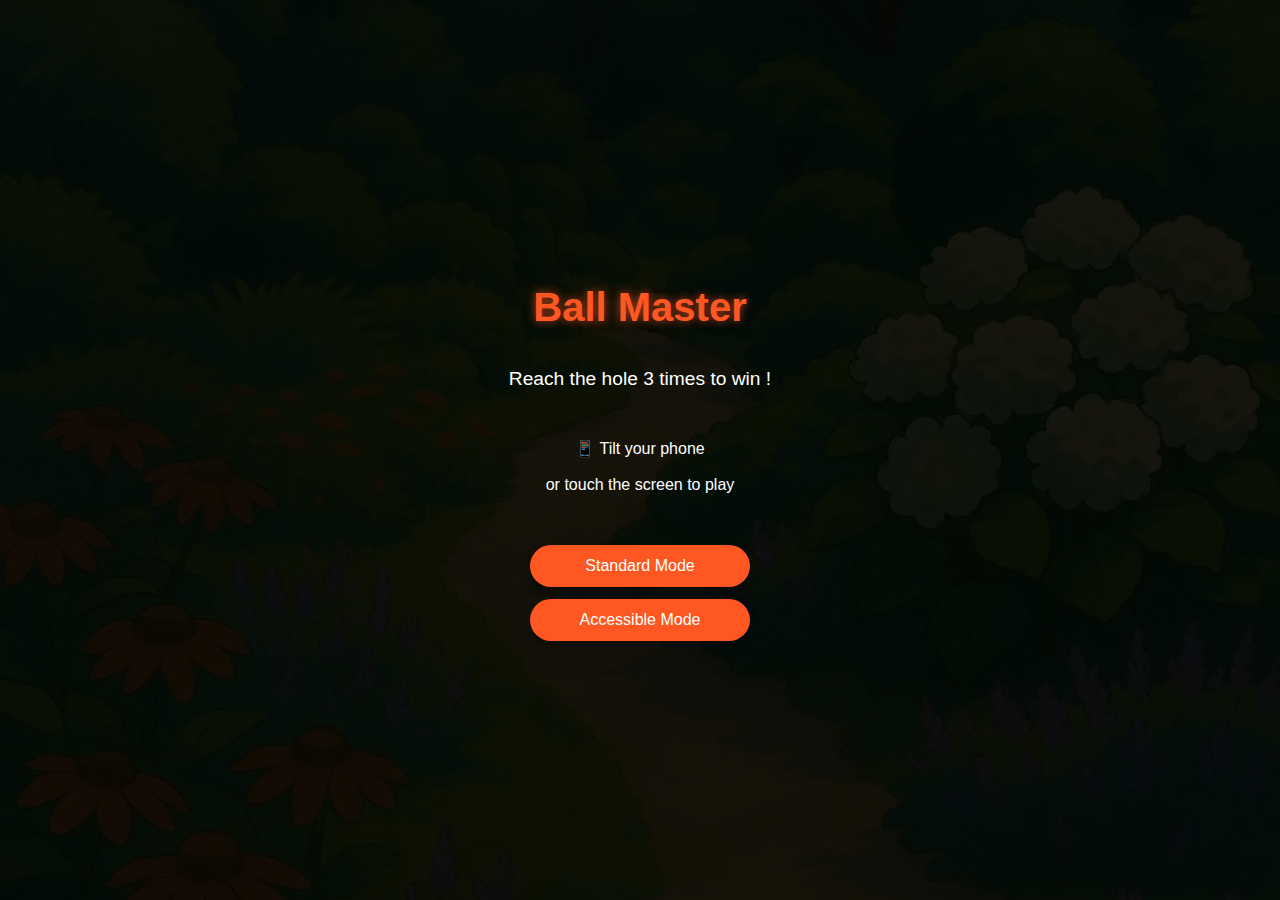
<file: accueil.html>
<!DOCTYPE html>
<html lang="en">

<head>
  <meta charset="UTF-8">
  <meta name="viewport" content="width=device-width, initial-scale=1.0, user-scalable=no">
  <meta name="description" content="Jeu Ball Master - Atteignez le trou noir 3 fois pour gagner !">
  <meta name="theme-color" content="#FF5722">
  <title>Ball Master</title>

  <!-- Preload de l'image -->
  <link rel="preload" href="/img/fond_11zon.webp" as="image" type="image/webp">

  <!-- Feuille de style -->
  <link rel="stylesheet" href="style/styleaccueil.css">

  <!-- PWA manifest -->
  <link rel="manifest" href="manifest.json">
  <link rel="apple-touch-icon" sizes="192x192" href="img/icons/favicon-192x192.png">
  <link rel="icon" type="image/png" sizes="192x192" href="img/icons/favicon-192x192.png">
</head>

<body>
  <main id="startScreen" role="main" aria-label="Écran de démarrage du jeu Ball Master">
    <h1 id="gameTitle">Ball Master</h1>
    <p id="gameSubtitle">Reach the hole 3 times to win !</p>

    <div class="control-info">
      <p>📱 Tilt your phone<br><br>or touch the screen to play</p>
    </div>

    <div class="btn-container">
      <button class="game-btn normal-btn" onclick="location.assign('jeu.html')" aria-label="Lancer le mode standard">
        Standard Mode
      </button>

      <button class="game-btn accessibility-btn" onclick="location.assign('jeu1.html')" aria-label="Lancer le mode accessible">
        Accessible Mode 
      </button>
    </div>
  </main>

  <!-- Enregistrement du Service Worker -->
  <script>
    if ('serviceWorker' in navigator) {
      navigator.serviceWorker.register('sw.js')
        .then(() => console.log('Service Worker enregistré avec succès'))
        .catch(err => console.error('Erreur d’enregistrement du Service Worker :', err));
    }
  </script>
</body>

</html>
</file>
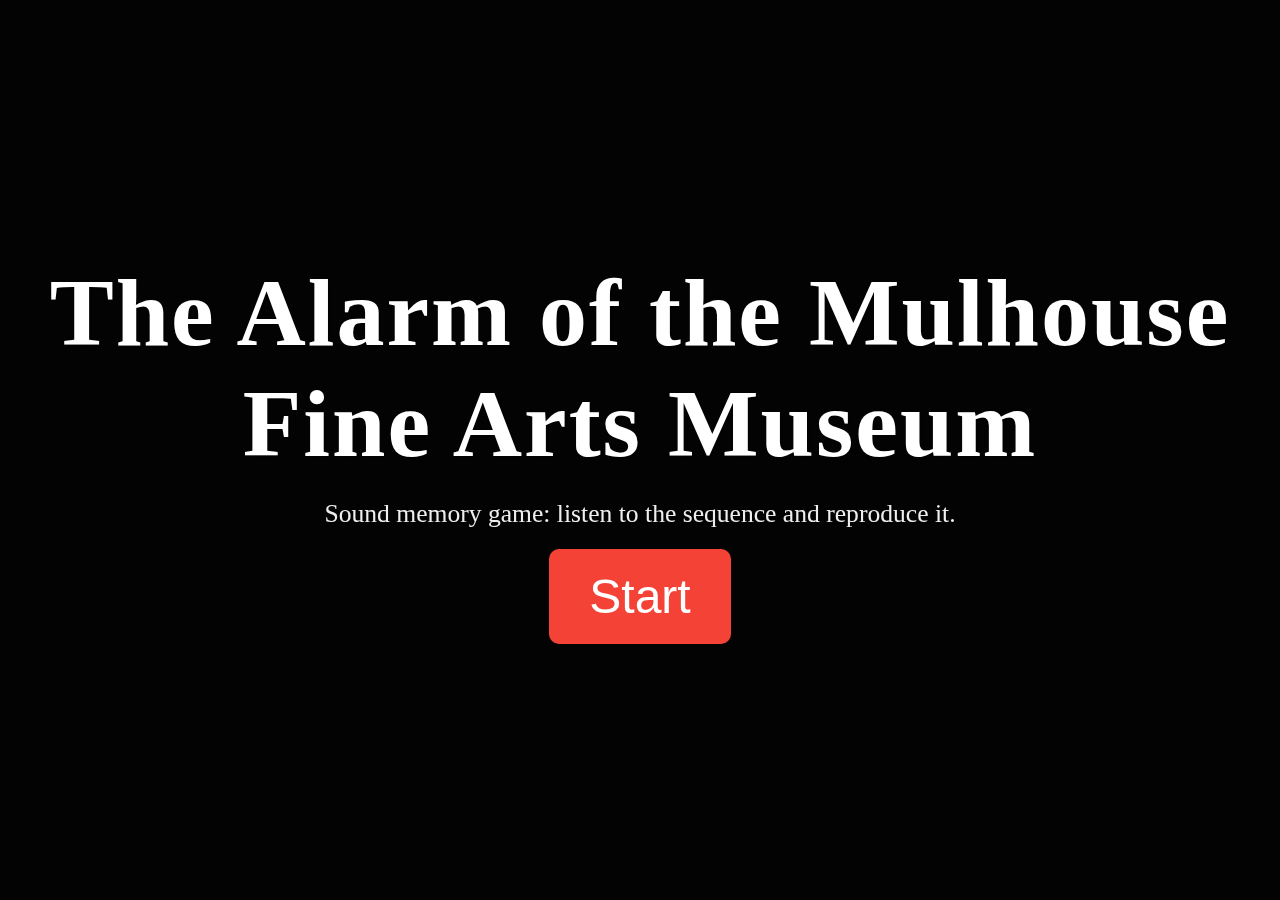
<file: blindModePage.html>
<!DOCTYPE html>
<html lang="en">

<head>
    <meta charset="UTF-8">
    <meta name="viewport" content="width=device-width, initial-scale=1.0">
    <title>The Alarm of the Mulhouse Fine Arts Museum</title>

    <!-- Google Fonts -->
    <link rel="preconnect" href="https://fonts.googleapis.com">
    <link rel="preconnect" href="https://fonts.gstatic.com" crossorigin>
    <link href="https://fonts.googleapis.com/css2?family=Jersey+10&display=swap" rel="stylesheet">

    <!-- Styles -->
    <link rel="stylesheet" href="style/blindmode.css">

    <!-- Manifest PWA -->
    <link rel="manifest" href="manifest.json">
    <meta name="theme-color" content="#4CAF50">
    <meta name="description" content="Sound memory game: listen and reproduce the melody.">

    <!-- PWA Icons -->
    <link rel="icon" href="img/icons/favicon-192x192.png">
    <link rel="apple-touch-icon" href="img/icons/favicon-192x192.png">
    <meta name="apple-mobile-web-app-capable" content="yes">
    <meta name="apple-mobile-web-app-status-bar-style" content="black-translucent">
</head>

<body>
    <div id="startScreen">
        <h1>The Alarm of the Mulhouse Fine Arts Museum</h1>
        <div id="instructions">Sound memory game: listen to the sequence and reproduce it.</div>
        <button id="startBtn">Start</button>
    </div>

    <div id="gameContainer">
        <div id="gameInfo">
            <div>Level: <span id="levelDisplay">1</span></div>
            <div>Score: <span id="scoreDisplay">0</span></div>
        </div>
        <div class="button-container">
            <div id="yellowBtn" class="button" aria-label="Trumpet">Trumpet</div>
            <div id="redBtn" class="button" aria-label="Guitar">Guitar</div>
            <div id="blueBtn" class="button" aria-label="Piano">Piano</div>
            <div id="greenBtn" class="button" aria-label="Accordion">Accordion</div>
        </div>
    </div>

    <div id="winPopup" class="popup">
        <div class="popup-content">
            <h2>Congratulations!</h2>
            <p>You completed the levels with a score of <span id="finalScore">0</span>!</p>
            <button id="continueBtn">Continue to painting room</button>
        </div>
    </div>

    <div id="losePopup" class="popup">
        <div class="popup-content">
            <h2>Too bad!</h2>
            <p>You made a mistake. Score: <span id="loseScore">0</span></p>
            <button id="retryBtn">Retry</button>
        </div>
    </div>

    <!-- Audio -->
    <audio id="yellowSound" src="son/Séquence 02.mp3" preload="auto"></audio>
    <audio id="redSound" src="son/Séquence 03.mp3" preload="auto"></audio>
    <audio id="blueSound" src="son/piano.mp3" preload="auto"></audio>
    <audio id="greenSound" src="son/Séquence 01.mp3" preload="auto"></audio>

    <audio id="correctSound" src="son/victory.mp3" preload="auto"></audio>

    <script src="script/blindmode.js"></script>
    <script>
        if ('serviceWorker' in navigator) {
            window.addEventListener('load', () => {
                navigator.serviceWorker.register('./sw.js')
                    .then(reg => console.log("✅ Service Worker enregistré", reg))
                    .catch(err => console.error("❌ Erreur Service Worker", err));
            });
        }
    </script>
</body>

</html>
</file>
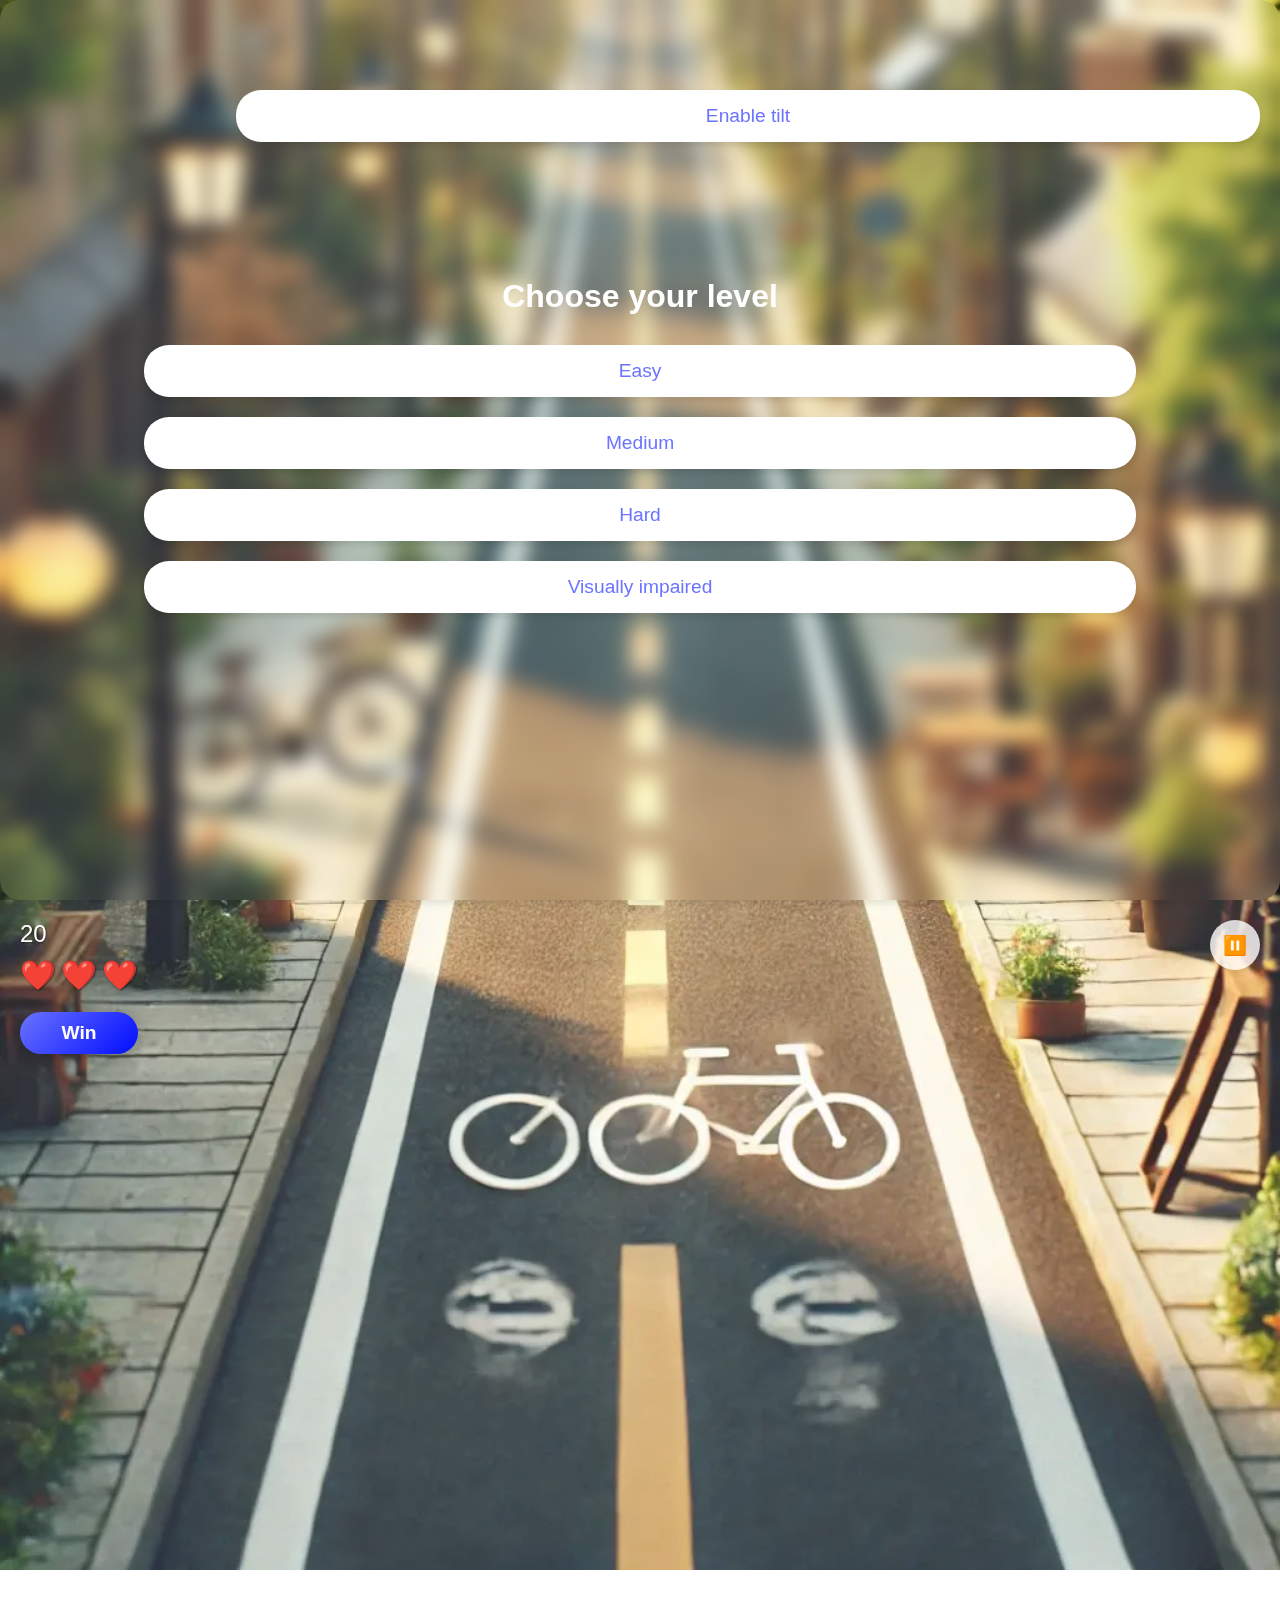
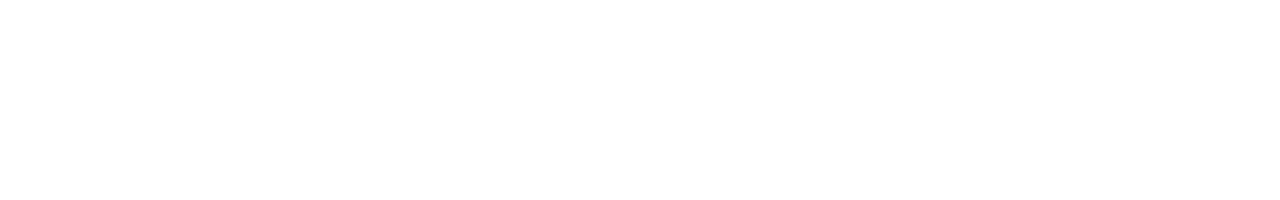
<file: erkanindex.html>
<!DOCTYPE html>
<html lang="fr">

<head>
    <meta charset="UTF-8">
    <meta name="viewport" content="width=device-width, initial-scale=1.0, user-scalable=no">
    <title>Jeu Cycliste</title>
    <link rel="stylesheet" href="style/erkanindex.css">
    <link href="https://fonts.googleapis.com/css2?family=Montserrat:wght@400;600&display=swap" rel="stylesheet">

    <!-- Manifest PWA -->
    <link rel="manifest" href="manifest.json">
    <meta name="theme-color" content="#4CAF50">
    <meta name="description" content="Un jeu cycliste avec différents niveaux de difficulté, y compris un mode pour les malvoyants.">

    <!-- Icônes -->
    <link rel="icon" href="img/icons/favicon-192x192.png">
    <link rel="apple-touch-icon" href="img/icons/favicon-192x192.png">
    <meta name="apple-mobile-web-app-capable" content="yes">
    <meta name="apple-mobile-web-app-status-bar-style" content="black-translucent">

    <!-- Préchargement des images -->
    <link rel="preload" href="img/image-jeu.webp" as="image" type="image/webp">

    <!-- Service Worker -->
    <script>
        if ('serviceWorker' in navigator) {
            navigator.serviceWorker.register('/sw.js')
                .then(reg => console.log('✅ Service Worker enregistré'))
                .catch(err => console.error('❌ Erreur Service Worker', err));
        }
    </script>
</head>

<style>
    * {
        margin: 0;
        padding: 0;
        box-sizing: border-box;
        font-family: 'Montserrat', sans-serif;
        -webkit-tap-highlight-color: transparent;
    }

    body {
        background: url(img/image-jeu.webp) no-repeat center center fixed;
        background-size: cover;
        color: white;
        display: flex;
        justify-content: center;
        align-items: center;
        height: 100vh;
        margin: 0;
        overflow: hidden;
        touch-action: none;
    }
</style>

<body>
    <div id="container">
        <!-- Dans le menu à gauche -->
        <div id="levelSelection">
            <h2>Choose your level</h2>
            <button onclick="startGame('easy')">Easy</button>
            <button onclick="startGame('medium')">Medium</button>
            <button onclick="startGame('hard')">Hard</button>
            <button onclick="startGame('blind')">Visually impaired</button>
            <button id="tiltButton" onclick="toggleTiltControls()">Enable tilt</button>
        </div>

        <!-- Zone de jeu à droite -->
        <div id="gameArea">
            <canvas id="previewCanvas"></canvas>
            <canvas id="gameCanvas"></canvas>

            <!-- UI du jeu -->
            <div class="game-ui">
                <div class="timer" id="timerDisplay">20</div>
                <div class="hearts-container" id="heartsDisplay">
                    <span class="heart">❤️</span>
                    <span class="heart">❤️</span>
                    <span class="heart">❤️</span>
                </div>
                <a href="Victoire.html" class="cheatButton">Win</a>
            </div>

            <button id="pauseButton" onclick="togglePause()">⏸️</button>

            <!-- Menu pause -->
            <div id="pauseMenu">
                <h2>Pause</h2>
                <button onclick="restartGame()">Restart</button>
                <button onclick="showMainMenu()">Menu</button>
                <button onclick="togglePause()">Continue</button>
            </div>

            <!-- Écrans de fin -->
            <div id="gameOverScreen" class="end-screen">
                <h1>Game over !</h1>
                <button onclick="restartGame()">Retry</button>
            </div>

            <div id="winScreen" class="end-screen">
                <h1>Gagné ! 🎉</h1>
                <button onclick="restartGame()">Restart</button>
            </div>
        </div>
    </div>

    <!-- Lien vers le fichier JavaScript -->
    <script src="script/erkanscript.js"></script>
</body>

</html>
</file>
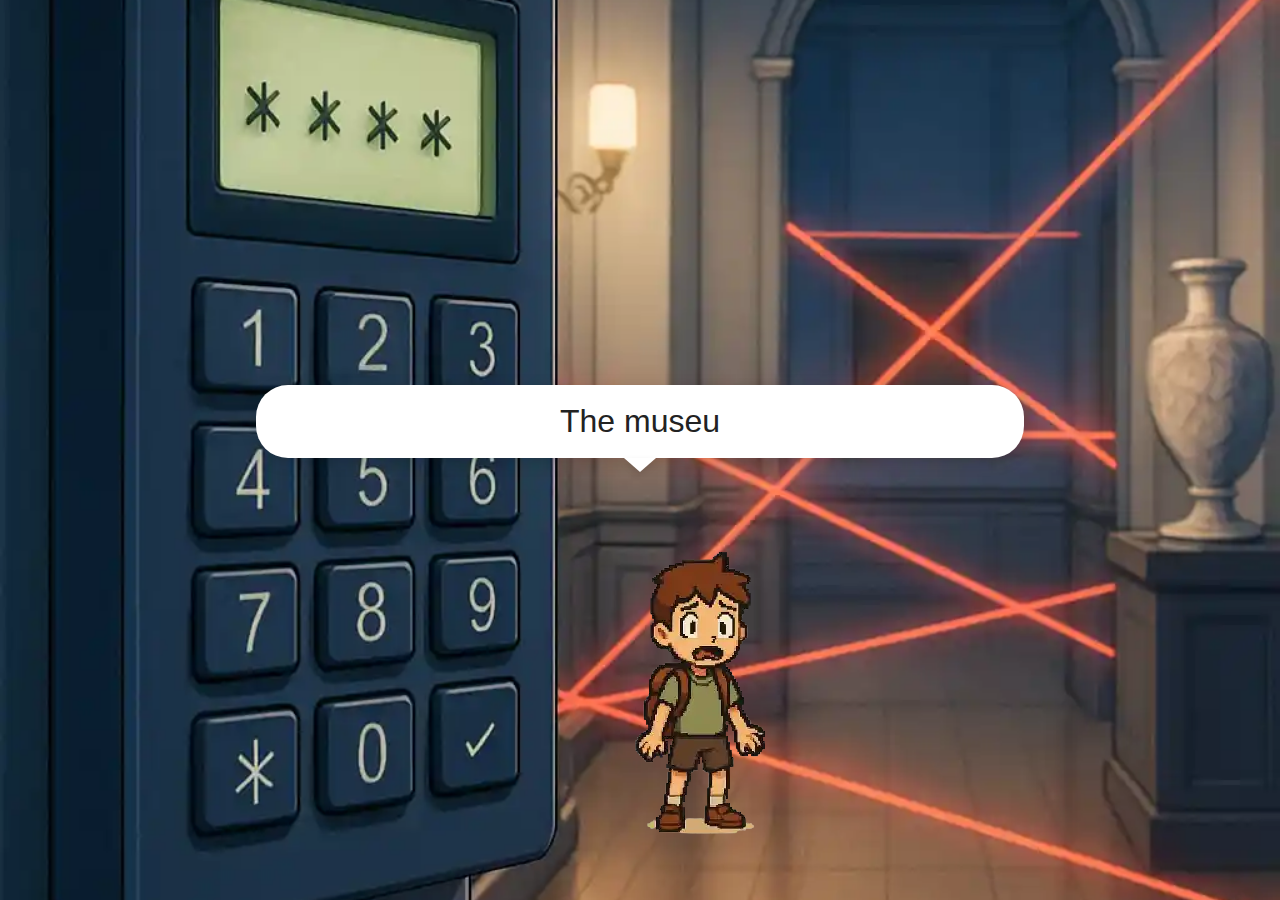
<file: game3.html>
<!DOCTYPE html>
<html lang="fr">

<head>
    <meta charset="UTF-8">
    <meta name="viewport" content="width=device-width, initial-scale=1.0">
    <title>Aventure au Musée</title>

    <!-- Google Fonts -->
    <link rel="preconnect" href="https://fonts.googleapis.com">
    <link rel="preconnect" href="https://fonts.gstatic.com" crossorigin>
    <link href="https://fonts.googleapis.com/css2?family=Jersey+10&display=swap" rel="stylesheet">

    <!-- Feuille de style -->
    <link rel="stylesheet" href="style/game3.css">

    <!-- PWA -->
    <link rel="manifest" href="manifest.json">
    <meta name="theme-color" content="#000000">
    <meta name="description" content="Jeu d'aventure dans un musée avec sélection de mode.">

    <!-- Icônes -->
    <link rel="icon" href="img/icons/favicon-192x192.png">
    <link rel="apple-touch-icon" href="img/icons/favicon-192x192.png">
    <meta name="apple-mobile-web-app-capable" content="yes">
    <meta name="apple-mobile-web-app-status-bar-style" content="black-translucent">

    <!-- Service Worker -->
    <script>
        if ('serviceWorker' in navigator) {
            navigator.serviceWorker.register('/sw.js')
                .then(reg => console.log('✅ Service Worker enregistré'))
                .catch(err => console.error('❌ Erreur Service Worker', err));
        }
    </script>
</head>

<body>
    <div class="app-container">
        <!-- Image de fond -->
        <div class="background-image"></div>

        <!-- Personnage et bulle de dialogue -->
        <div class="character-container" id="characterContainer">
            <div class="speech-bubble" id="speechBubble"></div>
            <img src="img/personnage-peur_11zon.webp" alt="Personnage" class="character-img" id="characterImg">
        </div>

        <!-- Ecran de choix des modes -->
        <div class="mode-selection" id="modeSelection">
            <h1>Choose Your Mode</h1>
            <button class="mode-btn" id="standardModeBtn">Standard Mode</button>
            <p class="mode-description">Normal difficulty</p>
            <button class="mode-btn" id="accessibleModeBtn">Blind Mode</button>
            <p class="mode-description">Adapted interface</p>
        </div>
    </div>

    <script src="script/game3.js"></script>
</body>

</html>
</file>
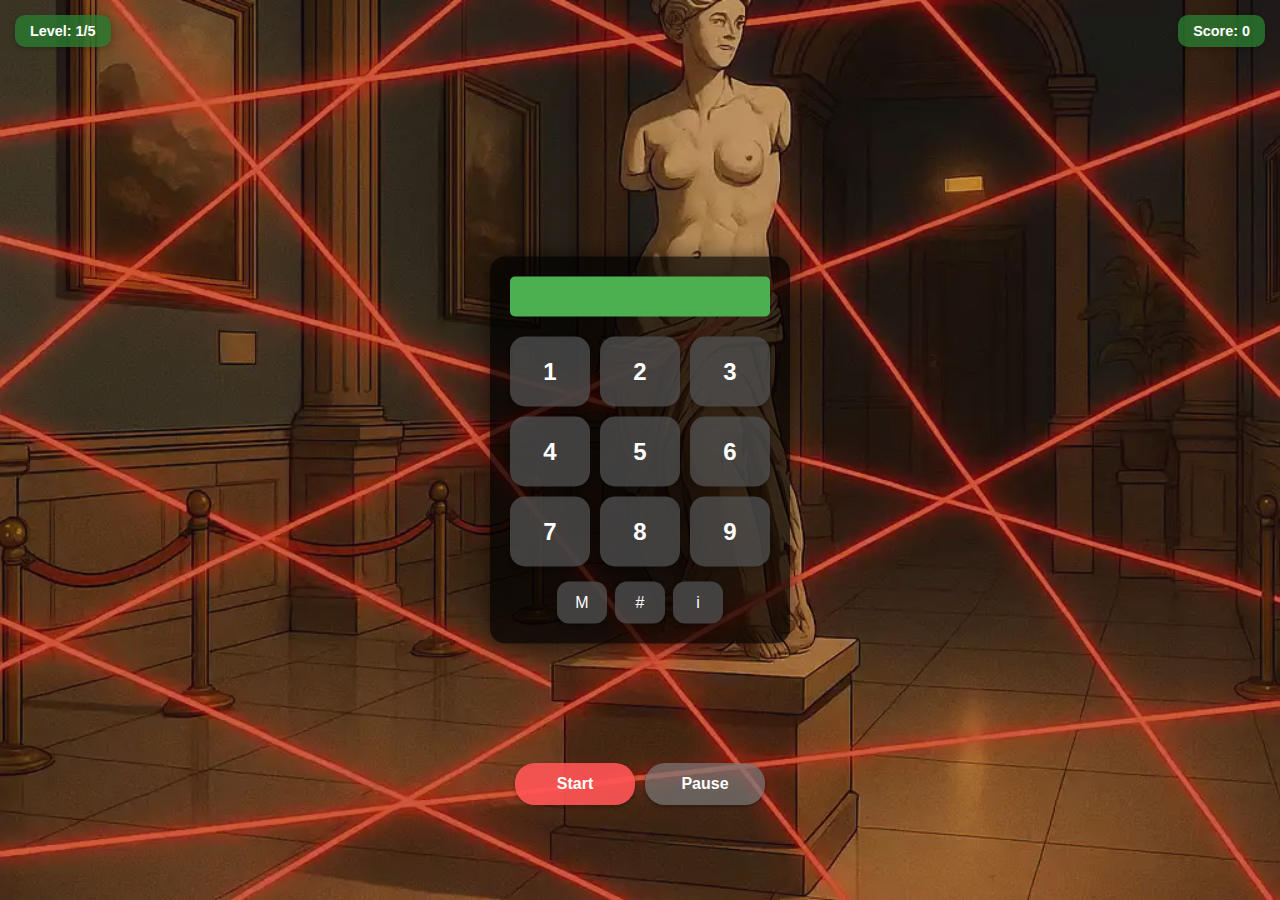
<file: standardmode.html>
<!DOCTYPE html>
<html lang="en">
<head>
    <meta charset="UTF-8">
    <meta name="viewport" content="width=device-width, initial-scale=1.0">
    <title>Memory Reactor - Special Edition</title>
    <link rel="stylesheet" href="style/standardmode.css">
    
</head>
<body>
    <div class="background-image"></div>

    <div class="header">
        <div class="level-display">Level: <span id="level">1</span>/5</div>
        <div class="score-display">Score: <span id="score">0</span></div>
    </div>

    <div class="controls">
        <button class="control-btn" id="startBtn">Start</button>
        <button class="control-btn" id="pauseBtn" disabled>Pause</button>
    </div>

    <div class="game-container">
        <div id="code-bar"></div> <!-- Green bar to display the code -->

        <div class="grid-container" id="grid">
            <div class="grid-cell" id="btn1">1</div>
            <div class="grid-cell" id="btn2">2</div>
            <div class="grid-cell" id="btn3">3</div>
            <div class="grid-cell" id="btn4">4</div>
            <div class="grid-cell" id="btn5">5</div>
            <div class="grid-cell" id="btn6">6</div>
            <div class="grid-cell" id="btn7">7</div>
            <div class="grid-cell" id="btn8">8</div>
            <div class="grid-cell" id="btn9">9</div>
        </div>

        <div class="special-buttons">
            <button class="special-btn" id="btnM">M</button>
            <button class="special-btn" id="btnHash">#</button>
            <button class="special-btn" id="btnI">i</button>
        </div>
    </div>

    <!-- Game Over (Lost) Popup -->
    <div class="game-over game-over-lost" id="gameOverLost">
        <div class="game-over-content">
            <h2>Lost, you triggered the alarm!</h2>
            <p>Score: <span id="finalScoreLost">0</span></p>
            <button class="control-btn" id="playAgainBtn" style="margin-top: 20px;">Restart the game</button> <!-- Restart button -->
        </div>
    </div>

    <!-- Game Over (Win) Popup -->
    <div class="game-over game-over-win" id="gameOverWin">
        <div class="game-over-content">
            <h2>Congratulations, you have disabled the alarm!</h2>
            <p>Score: <span id="finalScoreWin">0</span></p>
            <button class="control-btn" id="goToPaintingRoomBtn" style="margin-top: 20px;">Go to the painting room</button> <!-- Go to painting room button -->
        </div>
    </div>

  <script src="script/standardmode.js"></script>
    
</body>
</html>
</file>
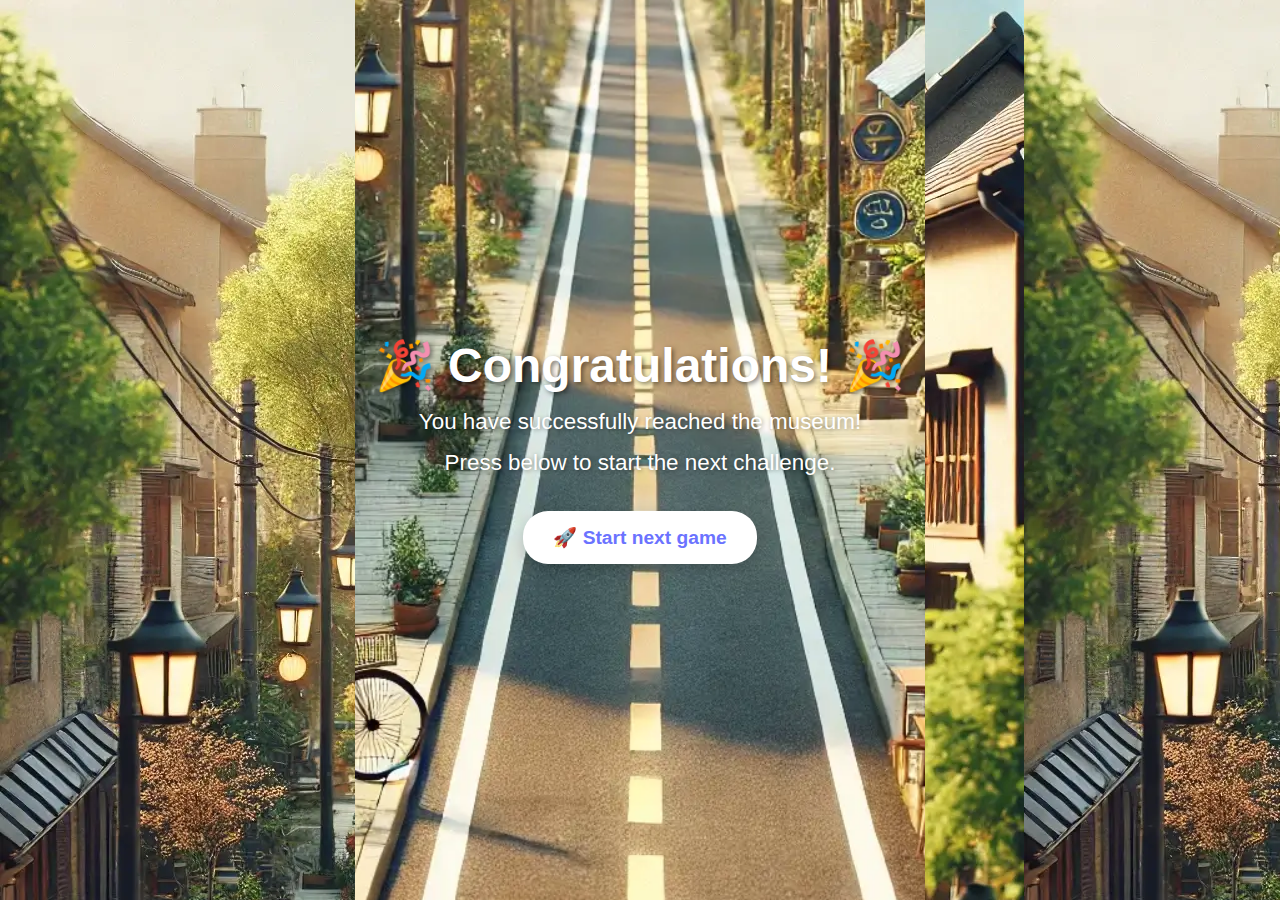
<file: Victoire.html>
<!DOCTYPE html>
<html lang="fr">
<head>
  <meta charset="UTF-8">
  <meta name="viewport" content="width=device-width, initial-scale=1.0">
  <title>Win !</title>
  <link rel="stylesheet" href="style/erkanindex.css">

  <!-- Manifest PWA -->
  <link rel="manifest" href="manifest.json">
  <meta name="theme-color" content="#4CAF50">
  <meta name="description" content="Écran de victoire du jeu cycliste. En route vers le musée !">

  <!-- Icônes -->
  <link rel="icon" href="img/icons/favicon-192x192.png">
  <link rel="apple-touch-icon" href="img/icons/favicon-192x192.png">
  <meta name="apple-mobile-web-app-capable" content="yes">
  <meta name="apple-mobile-web-app-status-bar-style" content="black-translucent">

  <!-- Service Worker -->
 
</head>

<body>
  <div id="winContainer">
    <h1>🎉 Congratulations! 🎉</h1>
    <p>You have successfully reached the museum!</p>
    <p>Press below to start the next challenge.</p>
    <a href="musee.html" id="nextGameLink">🚀 Start next game</a>
  </div> <script>
    if ('serviceWorker' in navigator) {
      navigator.serviceWorker.register('/sw.js')
        .then(reg => console.log('✅ Service Worker enregistré'))
        .catch(err => console.error('❌ Erreur Service Worker', err));
    }
  </script>
</body>
</html>
</file>
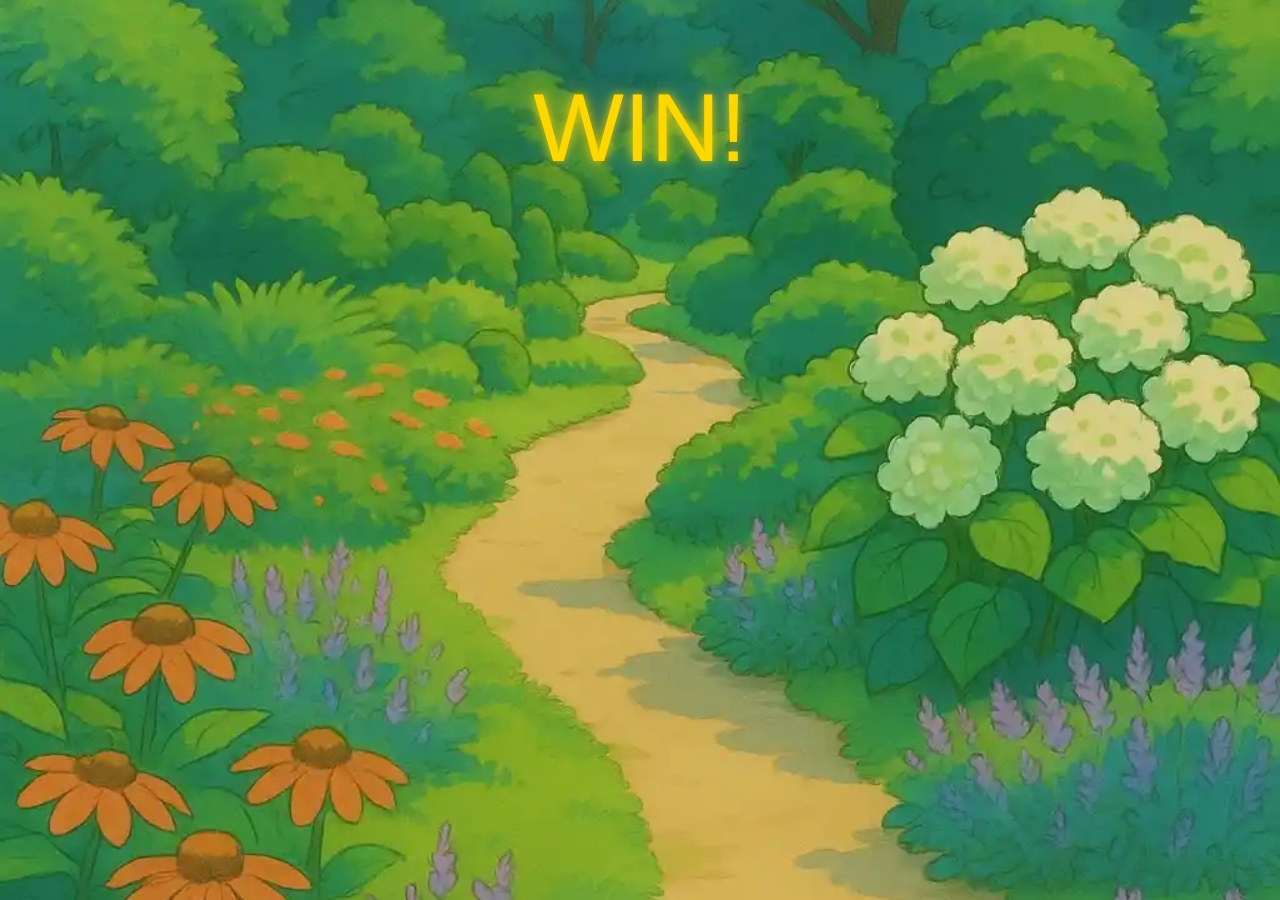
<file: win.html>
<!DOCTYPE html>
<html lang="en">

<head>
  <meta charset="UTF-8" />
  <meta name="viewport" content="width=device-width, initial-scale=1.0, maximum-scale=1.0, user-scalable=no" />
  <title>Victoire !</title>

  <!-- Manifest PWA -->
  <link rel="manifest" href="manifest.json" />
  <meta name="theme-color" content="#FF5722" />
  <meta name="description" content="Victory page of the Ball Trap Game. Congrats to the player !" />

  <!-- Icônes -->
  <link rel="icon" href="img/icons/favicon-192x192.png" />
  <link rel="apple-touch-icon" href="img/icons/favicon-192x192.png" />
  <meta name="apple-mobile-web-app-capable" content="yes" />
  <meta name="apple-mobile-web-app-status-bar-style" content="black-translucent" />

  <!-- Fonts -->
  <link rel="preconnect" href="https://fonts.googleapis.com" />
  <link rel="preconnect" href="https://fonts.gstatic.com" crossorigin />
  <link rel="preload" as="style" href="https://fonts.googleapis.com/css2?family=Jersey+10&display=swap" />
  <link href="https://fonts.googleapis.com/css2?family=Jersey+10&display=swap" rel="stylesheet" media="all" />

  <!-- Préchargement des ressources -->
  <link rel="preload" href="img/tableau_11zon.webp" as="image" type="image/webp" />
  <link rel="preload" href="sons/victory.mp3" as="audio" type="audio/mp3" />

  <!-- CSS différé -->
  <link rel="stylesheet" href="style/stylewin.css" media="print" onload="this.media='all'" />
  <noscript><link rel="stylesheet" href="style/stylewin.css" /></noscript>
</head>

<body>
  <div class="container fade-in">
    <div class="win-text" id="winText">WIN!</div>

    <div class="painting" id="painting">
      <img src="img/tableau_11zon.webp" alt="Tableau mystérieux" />
      <div class="sparkle"></div>
      <div class="sparkle"></div>
      <div class="sparkle"></div>
      <div class="sparkle"></div>
      <div class="sparkle"></div>
    </div>

    <div class="characters" id="characters">
      <div class="character" id="lucasCharacter">
        <div class="speech-bubble left" id="lucasSpeech" aria-live="polite"></div>
        <img src="img/princ_11zon.webp" alt="Lucas" />
      </div>

      <div class="character" id="mysteriousCharacter">
        <div class="speech-bubble right" id="mysteriousSpeech" aria-live="polite"></div>
        <img src="img/old_11zon.webp" alt="Personnage mystérieux" />
      </div>
    </div>

    <button id="startButton" aria-label="Aller à l'énigme suivante">Go to the next puzzle</button>
  </div>

  <audio id="victorySound" src="sons/victory.mp3" preload="auto" aria-hidden="true"></audio>

  <!-- Script du jeu -->
  <script src="script/scriptwin.js" defer></script>

  <!-- Service Worker -->
  <script>
    if ('serviceWorker' in navigator) {
      navigator.serviceWorker.register('/sw.js')
        .then(reg => console.log('Service Worker enregistré ✅'))
        .catch(err => console.error('Erreur Service Worker ❌', err));
    }
  </script>
</body>

</html>
</file>
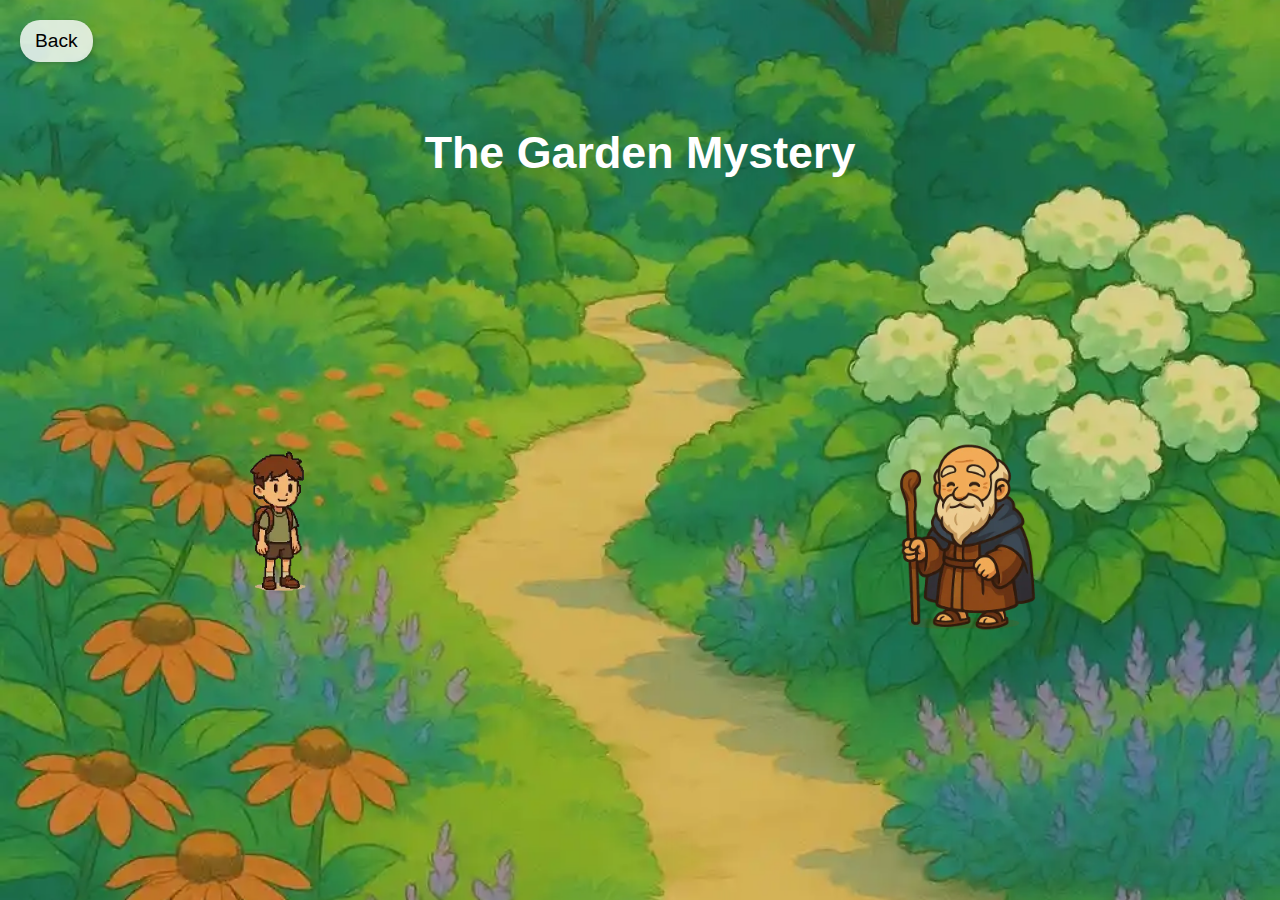
<file: yassineindex.html>
<!DOCTYPE html>
<html lang="en">

<head>
    <meta charset="UTF-8">
    <meta name="viewport" content="width=device-width, initial-scale=1.0">
    <title>The Garden Mystery</title>

    <!-- Polices Google -->
    <link rel="preconnect" href="https://fonts.googleapis.com">
    <link rel="preconnect" href="https://fonts.gstatic.com" crossorigin>
    <link href="https://fonts.googleapis.com/css2?family=Jersey+10&display=swap" rel="stylesheet">

    <!-- Preload images -->
    <link rel="preload" href="img/fond_11zon.webp" as="image" type="image/webp">
    <link rel="preload" href="img/princ_11zon.webp" as="image">
    <link rel="preload" href="img/old_11zon.webp" as="image">

    <!-- Styles -->
    <link rel="stylesheet" href="style/styleIndex.css" media="print" onload="this.media='all'">
    <noscript>
        <link rel="stylesheet" href="style/styleIndex.css">
    </noscript>

    <!-- Manifest PWA -->
    <link rel="manifest" href="manifest.json">
    <meta name="theme-color" content="#000000">

    <!-- Icônes pour PWA -->
    <link rel="apple-touch-icon" sizes="180x180" href="img/icons/favicon-192x192.png">
    <link rel="icon" type="image/png" sizes="192x192" href="img/icons/favicon-192x192.png">
</head>

<body>
    <header>
        <h1>The Garden Mystery</h1>
    </header>

    <a href="index.html" class="back-button">Back</a>


    <main class="container fade-in">
        <section class="characters">
            <article class="character" id="lucasCharacter">
                <div class="speech-bubble left" id="lucasSpeech"></div>
                <picture>
                    <source srcset="img/princ_11zon.webp" type="image/webp">
                    <img src="img/princ_11zon.webp" alt="Lucas" loading="eager">
                </picture>
            </article>
            <article class="character" id="mysteriousCharacter">
                <div class="speech-bubble right" id="mysteriousSpeech"></div>
                <picture>
                    <source srcset="img/old_11zon.webp" type="image/webp">
                    <img src="img/old_11zon.webp" alt="Personnage mystérieux" loading="eager">
                </picture>
            </article>
        </section>
        <button id="startButton" aria-label="Start the adventure">Start the adventure</button>
    </main>

    <script src="script/yassineindex.js"></script>

    <!-- Enregistrement du Service Worker -->
    <script>
        if ('serviceWorker' in navigator) {
            navigator.serviceWorker.register('sw.js')
                .then(() => console.log('Service Worker enregistré !'))
                .catch(err => console.error('Erreur Service Worker :', err));
        }
    </script>
</body>

</html>
</file>
<file: style/styleaccueil.css>
* {
      box-sizing: border-box;
    }

    html, body {
      margin: 0;
      padding: 0;
      height: 100%;
      overflow: hidden;
      font-family: Arial, sans-serif;
      background: #000;
    }

    body {
      background: url('/img/fond_11zon.webp') no-repeat center center fixed;
      background-size: cover;
      touch-action: none;
    }

    #startScreen {
      position: absolute;
      inset: 0;
      background-color: rgba(0, 0, 0, 0.9);
      display: flex;
      flex-direction: column;
      justify-content: center;
      align-items: center;
      color: white;
      text-align: center;
      padding: 20px;
      z-index: 200;
    }

    #gameTitle {
      font-size: 2.5rem;
      margin-bottom: 15px;
      color: #FF5722;
      text-shadow: 0 0 10px rgba(255, 87, 34, 0.7);
      animation: fadeInDown 1s ease-out forwards;
    }

    #gameSubtitle {
      font-size: 1.2rem;
      margin-bottom: 15px;
      line-height: 1.5;
      animation: fadeInUp 1s ease-out forwards;
    }

    .control-info {
      font-size: 1rem;
      margin: 15px 0;
      animation: fadeIn 1.5s ease-out forwards;
    }

    .btn-container {
      display: flex;
      flex-direction: column;
      gap: 12px;
      margin-top: 20px;
      width: 100%;
      max-width: 220px;
    }

    .game-btn {
      padding: 12px 24px;
      font-size: 16px;
      background-color: #FF5722;
      color: white;
      border: none;
      border-radius: 25px;
      cursor: pointer;
      transition: transform 0.3s ease, background-color 0.3s ease;
      box-shadow: 0 4px 8px rgba(0, 0, 0, 0.3);
      animation: scaleIn 0.6s ease-out forwards;
    }

    .game-btn:hover,
    .game-btn:focus {
      background-color: #E64A19;
      outline: 2px solid #fff;
      transform: scale(1.05);
    }

    .normal-btn {
      animation-delay: 0.4s;
    }

    .accessibility-btn {
      animation-delay: 0.6s;
    }

    @keyframes fadeInDown {
      from {
        opacity: 0;
        transform: translateY(-50px);
      }

      to {
        opacity: 1;
        transform: translateY(0);
      }
    }

    @keyframes fadeInUp {
      from {
        opacity: 0;
        transform: translateY(20px);
      }

      to {
        opacity: 1;
        transform: translateY(0);
      }
    }

    @keyframes fadeIn {
      from {
        opacity: 0;
      }

      to {
        opacity: 1;
      }
    }

    @keyframes scaleIn {
      0% {
        transform: scale(0);
        opacity: 0;
      }

      80% {
        transform: scale(1.1);
        opacity: 0.8;
      }

      100% {
        transform: scale(1);
        opacity: 1;
      }
    }
</file>
<file: style/erkanindex.css>
/* Style général */
* {
    margin: 0;
    padding: 0;
    box-sizing: border-box;
    font-family: 'Montserrat', sans-serif;
    -webkit-tap-highlight-color: transparent;
}

body {
    background: linear-gradient(135deg, #6B73FF 0%, #000DFF 100%);
    color: white;
    display: flex;
    justify-content: center;
    align-items: center;
    height: 100vh;
    margin: 0;
    overflow: hidden;
    background: url('/img/image-jeu.webp');
}

/* Conteneur principal */
#container {
    width: 100vw;
    height: 100vh;
    position: relative;
}

/* Menu à gauche */
#levelSelection {
    width: 100%;
    height: 100%;
    display: flex;
    flex-direction: column;
    justify-content: center;
    align-items: center;
    background: rgba(255, 255, 255, 0.1);
    backdrop-filter: blur(10px);
    border-radius: 20px;
    box-shadow: 0 4px 6px rgba(0, 0, 0, 0.1);
    padding: 20px;
}

#levelSelection h2 {
    font-size: 2rem;
    margin-bottom: 20px;
    text-align: center;
    color: #FFFFFF;
}

#levelSelection button {
    width: 80%;
    padding: 15px;
    margin: 10px 0;
    border: none;
    background: #FFFFFF;
    color: #6B73FF;
    border-radius: 25px;
    font-size: 1.2rem;
    box-shadow: 0 4px 6px rgba(0, 0, 0, 0.1);
    transition: transform 0.3s;
}

#levelSelection button:hover {
    transform: scale(1.05);
}

/* Zone de jeu */
#gameArea {
    width: 100%;
    height: 100%;
    position: relative;
    overflow: hidden;
}

#gameCanvas, #previewCanvas {
    width: 100%;
    height: 100%;
    position: absolute;
    top: 0;
    left: 0;
}

#previewCanvas {
    background: rgba(255, 255, 255, 0.1);
    z-index: 1;
}

#gameCanvas {
    display: none;
    z-index: 2;
}

/* Bouton pause */
#pauseButton {
    position: absolute;
    top: 20px;
    right: 20px;
    background: rgba(255, 255, 255, 0.8);
    border: none;
    width: 50px;
    height: 50px;
    border-radius: 50%;
    font-size: 1.2rem;
    box-shadow: 0 4px 6px rgba(0, 0, 0, 0.1);
    display: flex;
    justify-content: center;
    align-items: center;
    z-index: 10;
    cursor: pointer;
}

/* Bouton inclinaison */
#tiltButton {
    position: absolute;
    top: 80px;
    right: 20px;
    background: rgba(255, 255, 255, 0.8);
    border: none;
    padding: 10px 20px;
    border-radius: 25px;
    font-size: 1rem;
    box-shadow: 0 4px 6px rgba(0, 0, 0, 0.1);
    z-index: 10;
    cursor: pointer;
}

/* Menu pause */
#pauseMenu {
    display: none;
    position: absolute;
    top: 50%;
    left: 50%;
    transform: translate(-50%, -50%);
    background: rgba(255, 255, 255, 0.9);
    padding: 20px;
    border-radius: 15px;
    box-shadow: 0 10px 20px rgba(0, 0, 0, 0.2);
    text-align: center;
    z-index: 100;
    flex-direction: column;
}

#pauseMenu h2 {
    margin-bottom: 15px;
    font-size: 1.8rem;
    color: #6B73FF;
}

#pauseMenu button {
    padding: 12px 25px;
    margin: 10px;
    border: none;
    background: #6B73FF;
    color: white;
    border-radius: 25px;
    font-size: 1rem;
    transition: background 0.3s;
    cursor: pointer;
}

#pauseMenu button:hover {
    background: #5A61E5;
}

/* Écrans de fin */
.end-screen {
    position: absolute;
    top: 0;
    left: 0;
    width: 100%;
    height: 100%;
    background: rgba(0, 0, 0, 0.8);
    display: none;
    flex-direction: column;
    justify-content: center;
    align-items: center;
    color: white;
    z-index: 30;
}

.end-screen h1 {
    font-size: 2.5rem;
    margin-bottom: 20px;
}

.end-screen button {
    padding: 15px 30px;
    background: white;
    border: none;
    border-radius: 25px;
    font-size: 1rem;
    cursor: pointer;
}

/* Compte à rebours */
#countdown {
    position: absolute;
    top: 50%;
    left: 50%;
    transform: translate(-50%, -50%);
    font-size: 5rem;
    color: white;
    z-index: 100;
}

/* UI du jeu */
.game-ui {
    position: absolute;
    top: 20px;
    left: 20px;
    z-index: 10;
    display: flex;
    flex-direction: column;
    gap: 10px;
}

.timer {
    font-size: 1.5rem;
    color: white;
    text-shadow: 1px 1px 2px rgba(0, 0, 0, 0.5);
}

.hearts-container {
    display: flex;
    gap: 5px;
}

.heart {
    font-size: 1.8rem;
    color: #ff4d4d;
    text-shadow: 1px 1px 2px rgba(0, 0, 0, 0.5);
}




#winContainer {
    display: flex;
    flex-direction: column;
    justify-content: center;
    align-items: center;
    height: 100vh;
    text-align: center;
    background: url('../img/image-jeu.webp') no-repeat center center fixed;
    background-size: cover;
    color: white;
    padding: 20px;
    gap: 15px;
    animation: fadeIn 1s ease-in-out;
  }
  
  #winContainer h1 {
    font-size: 3rem;
    margin: 0;
    text-shadow: 2px 2px 5px rgba(0,0,0,0.5);
    animation: popUp 0.6s ease forwards;
  }
  
  #winContainer p {
    font-size: 1.4rem;
    margin: 0;
    text-shadow: 1px 1px 4px rgba(0,0,0,0.4);
  }
  
  #nextGameLink {
    margin-top: 20px;
    padding: 15px 30px;
    background: white;
    color: #6B73FF;
    border: none;
    border-radius: 25px;
    font-size: 1.2rem;
    text-decoration: none;
    cursor: pointer;
    transition: all 0.3s ease;
    box-shadow: 0 5px 15px rgba(0,0,0,0.2);
    font-weight: bold;
  }
  
  #nextGameLink:hover {
    background: #5A61E5;
    color: white;
    transform: scale(1.05);
  }
  
  @keyframes fadeIn {
    from { opacity: 0; transform: translateY(20px); }
    to { opacity: 1; transform: translateY(0); }
  }
  
  @keyframes popUp {
    0% { transform: scale(0.5); opacity: 0; }
    100% { transform: scale(1); opacity: 1; }
  }
  
  /* Tactile: plus gros bouton */
  @media (max-width: 768px) {
    #nextGameLink {
      font-size: 1.5rem;
      padding: 20px 40px;
      border-radius: 30px;
    }
  
    #winContainer h1 {
      font-size: 2.5rem;
    }
  
    #winContainer p {
      font-size: 1.2rem;
    }
  }
  
  .cheatButton {
    display: inline-block;
    color: white;
    font-size: 1.2rem;
    cursor: pointer;
    box-shadow: rgba(0, 0, 0, 0.2) 0px 5px 15px;
    font-weight: bold;
    text-align: center;
    margin-top: 10px;
    padding: 10px 20px;
    background: linear-gradient(135deg, rgb(107, 115, 255) 0%, rgb(0, 13, 255) 100%);
    border-width: initial;
    border-style: none;
    border-color: initial;
    border-image: initial;
    border-radius: 25px;
    text-decoration: none;
    transition: 0.3s;
}
</file>
<file: style/game3.css>
/* Styles CSS */
        * {
            margin: 0;
            padding: 0;
            box-sizing: border-box;
        }

        body {
            overflow: hidden;
            height: 100vh;
            font-family: 'Jersey 10', Arial, sans-serif;
            background-color: #1a1a2e; /* Fond de secours */
        }

        .app-container {
            position: relative;
            min-height: 100vh;
            overflow: hidden;
        }

        /* Image de fond */
        .background-image {
            position: absolute;
            width: 100vw;
            height: 100vh;
            background-image: url('/img/museeint_11zon.webp'); /* Remplace avec ton image */
            background-size: cover;
            background-position: center;
            z-index: 1;
        }

        /* Personnage et bulle */
        .character-container {
            position: absolute;
            left: 50%;
            bottom: -20px;
            transform: translateX(-50%);
            z-index: 10;
            display: flex;
            flex-direction: column;
            align-items: center;
            pointer-events: auto; /* Permet le déplacement via JavaScript */
        }

        .speech-bubble {
            position: relative;
            left: 0;
            bottom: 0;
            transform: none;
            margin-bottom: -38px;
            min-width: 60vw;
            max-width: 90vw;
            background: #fff;
            color: #222;
            border-radius: 32px;
            padding: 18px 10px;
            font-size: 2em;
            box-shadow: 0 4px 16px rgba(0,0,0,0.15);
            text-align: center;
            cursor: pointer;
            z-index: 20;
            pointer-events: auto;
            transition: opacity 0.2s;
        }

        .speech-bubble::after {
            content: "";
            position: absolute;
            top: 100%;
            left: 50%;
            transform: translateX(-50%);
            border-width: 14px 16px 0 16px;
            border-style: solid;
            border-color: #fff transparent transparent transparent;
            filter: drop-shadow(0 3px 3px rgba(0,0,0,0.1));
        }

        /* Animation de disparition du personnage */
        .character-container.disappear {
            animation: slideOutLeft 1s forwards;
        }

        @keyframes slideOutLeft {
            0% {
                transform: translateX(-50%) scale(1);
                opacity: 1;
            }
            100% {
                transform: translateX(-100vw) scale(0.5);
                opacity: 0;
            }
        }

        /* Ecran de choix des modes */
        .mode-selection {
            position: absolute;
            top: 0;
            left: 0;
            width: 100%;
            height: 100%;
            background-color: rgba(0, 0, 0, 0.8);
            display: flex;
            flex-direction: column;
            justify-content: center;
            align-items: center;
            z-index: 20;
            opacity: 0;
            visibility: hidden;
            transition: all 0.5s;
        }

        .mode-selection.show {
            opacity: 1;
            visibility: visible;
        }

        .mode-selection h1 {
            color: #ff5555;
            margin-bottom: 30px;
            font-size: 3em;
            text-shadow: 2px 2px 4px rgba(0, 0, 0, 0.5);
        }

        .mode-btn {
            background-color: #0f3460;
            color: white;
            border: none;
            padding: 20px 40px;
            margin: 20px 0;
            border-radius: 15px;
            cursor: pointer;
            font-weight: bold;
            font-size: 1.5em;
            width: 80%; /* Assure une largeur uniforme */
            max-width: 400px; /* Limite la largeur à 400px */
            transition: all 0.3s;
            text-align: center; /* Centrer le texte */
        }

        .mode-btn:hover {
            background-color: #ff5555;
            transform: scale(1.05);
        }

        .mode-description {
            margin: 15px 0;
            color: #ccc;
            font-size: 1.2em;
        }
</file>
<file: style/standardmode.css>
* {
            margin: 0;
            padding: 0;
            box-sizing: border-box;
        }

        body {
            font-family: 'Arial', sans-serif;
            background-color: #1a1a2e;
            color: white;
            height: 100vh;
            overflow: hidden;
            position: relative;
        }

        .background-image {
            position: absolute;
            width: 100%;
            height: 100%;
            background-image: url('/img/jeucode-min.webp');
            background-size: cover;
            background-position: center;
            z-index: -1;
            opacity: 0.8;
        }

        .header {
            display: flex;
            justify-content: space-between;
            padding: 15px;
            width: 100%;
            position: absolute;
            top: 0;
            left: 0;
        }

        .level-display, .score-display {
            background-color: rgba(43, 122, 47, 0.8);
            border-radius: 10px;
            padding: 8px 15px;
            font-weight: bold;
            font-size: 0.9em;
            box-shadow: 0 2px 5px rgba(0,0,0,0.2);
        }

        .controls {
            display: flex;
            gap: 10px;
            padding: 15px;
            width: 100%;
            justify-content: center;
            position: absolute;
            bottom: 80px;
            left: 0;
        }

        .control-btn {
            background-color: rgba(255, 85, 85, 0.9);
            color: white;
            border: none;
            padding: 12px 25px;
            border-radius: 20px;
            cursor: pointer;
            font-weight: bold;
            font-size: 1em;
            transition: all 0.3s;
            min-width: 120px;
            box-shadow: 0 2px 5px rgba(0,0,0,0.3);
        }

        .control-btn:hover {
            background-color: rgba(255, 51, 51, 0.9);
            transform: scale(1.05);
        }

        .control-btn:disabled {
            background-color: rgba(119, 119, 119, 0.7);
            cursor: not-allowed;
            transform: none;
        }

        .game-container {
            position: absolute;
            top: 50%;
            left: 50%;
            transform: translate(-50%, -50%);
            width: 300px;
            background-color: rgba(0, 0, 0, 0.7);
            border-radius: 15px;
            padding: 20px;
            box-shadow: 0px 0px 20px rgba(0, 0, 0, 0.5);
        }

        .grid-container {
            display: grid;
            grid-template-columns: repeat(3, 1fr);
            grid-gap: 10px;
            width: 100%;
        }

        .grid-cell {
            background-color: rgba(78, 78, 78, 0.8);
            border-radius: 15px;
            display: flex;
            align-items: center;
            justify-content: center;
            font-size: 24px;
            font-weight: bold;
            cursor: pointer;
            transition: all 0.2s;
            height: 70px;
            color: white;
            user-select: none;
            box-shadow: 0 2px 5px rgba(0,0,0,0.2);
        }

        .grid-cell.active {
            background-color: rgba(255, 85, 85, 0.9);
            transform: scale(1.05);
        }

        .grid-cell.correct {
            background-color: rgba(74, 222, 128, 0.9);
        }

        .grid-cell.wrong {
            background-color: rgba(255, 51, 51, 0.9);
            animation: shake 0.5s;
        }

        .special-buttons {
            display: flex;
            justify-content: center;
            width: 100%;
            gap: 8px;
            margin-top: 15px;
        }

        .special-btn {
            background-color: rgba(78, 78, 78, 0.8);
            color: white;
            border: none;
            padding: 12px 0;
            border-radius: 12px;
            font-size: 16px;
            cursor: pointer;
            width: 50px;
            text-align: center;
            transition: all 0.3s;
            box-shadow: 0 2px 5px rgba(0,0,0,0.2);
        }

        .special-btn:hover {
            background-color: rgba(255, 77, 77, 0.9);
            transform: scale(1.05);
        }

        .game-over {
            position: fixed;
            top: 0;
            left: 0;
            width: 100%;
            height: 100%;
            background-color: rgba(0, 0, 0, 0.8);
            display: none;
            flex-direction: column;
            justify-content: center;
            align-items: center;
            z-index: 100;
        }

        .game-over-content {
            padding: 30px;
            border-radius: 15px;
            text-align: center;
            width: 80%;
            max-width: 300px;
            box-shadow: 0 5px 15px rgba(0,0,0,0.3);
        }

        .game-over h2 {
            margin-bottom: 20px;
            font-size: 1.8em;
        }

        #code-bar {
            background-color: #4CAF50;
            color: white;
            height: 40px;
            margin-bottom: 20px; /* Moves the green bar above the numbers */
            padding: 5px;
            text-align: center;
            border-radius: 5px;
            font-size: 20px;
            font-weight: bold;
        }

        /* Game Win and Loss Text Colors */
        .game-over-win h2 {
            color: #28a745; /* Green for win */
        }

        .game-over-lost h2 {
            color: #dc3545; /* Red for loss */
        }

        @keyframes shake {
            0%, 100% { transform: translateX(0); }
            20%, 60% { transform: translateX(-5px); }
            40%, 80% { transform: translateX(5px); }
        }
</file>
<file: style/stylewin.css>
* {
            box-sizing: border-box;
            touch-action: manipulation;
        }

        body {
            margin: 0;
            padding: 0;
            height: 100vh;
            width: 100vw;
            overflow: hidden;
            background: url('/img//fond_11zon.webp') no-repeat center center fixed;
            background-size: cover;
            font-family: 'Jersey 10', Arial, sans-serif;
            display: flex;
            flex-direction: column;
            justify-content: center;
            align-items: center;
            color: #222;
            position: fixed;
        }

        .container {
            width: 95%;
            max-width: 100%;
            text-align: center;
            position: relative;
            padding: 10px;
        }

        .characters {
            display: flex;
            justify-content: space-between;
            align-items: flex-end;
            margin-top: 40vh; /* Déplacé plus bas */
            height: 40vh;
            width: 100%;
            gap: 5px;
            position: relative;
            opacity: 0;
            transition: opacity 1s ease-in-out;
        }

        .character {
            position: relative;
            text-align: center;
            display: flex;
            flex-direction: column;
            align-items: center;
            width: 45%;
        }

        #lucasCharacter img {
            height: 30vh;
            max-height: 250px;
            width: auto;
            object-fit: contain;
            pointer-events: none;
            z-index: 10;
        }

        #mysteriousCharacter img {
            height: 22vh;
            max-height: 250px;
            width: auto;
            object-fit: contain;
            pointer-events: none;
        }

        .speech-bubble {
            position: relative;
            margin-bottom: 10px;
            width: 90%;
            background: #fff;
            color: #222;
            border-radius: 20px;
            padding: 12px 10px;
            font-size: 1.2rem;
            box-shadow: 0 4px 8px rgba(0,0,0,0.15);
            text-align: center;
            z-index: 20;
            transition: all 0.3s;
            opacity: 0;
            transform: translateY(10px);
            min-height: 60px;
            display: flex;
            align-items: center;
            justify-content: center;
            word-break: break-word;
        }

        .speech-bubble::after {
            content: "";
            position: absolute;
            top: 100%;
            border-width: 10px 12px 0 12px;
            border-style: solid;
            border-color: #fff transparent transparent transparent;
            filter: drop-shadow(0 2px 2px rgba(0,0,0,0.1));
        }

        .speech-bubble.left::after {
            left: 20%;
        }

        .speech-bubble.right::after {
            left: 80%;
        }

        .speech-bubble.active {
            opacity: 1;
            transform: translateY(0);
        }

        #startButton {
            padding: 12px 25px;
            font-size: 1.3rem;
            background-color: #FF5722;
            color: white;
            border: none;
            border-radius: 25px;
            cursor: pointer;
            margin-top: 2vh;
            box-shadow: 0 4px 8px rgba(0, 0, 0, 0.2);
            font-family: 'Jersey 10', Arial, sans-serif;
            opacity: 0;
            pointer-events: none;
            width: 80%;
            max-width: 250px;
        }

        #startButton.show {
            opacity: 1;
            pointer-events: auto;
        }

        @keyframes fadeIn {
            from { opacity: 0; }
            to { opacity: 1; }
        }

        .fade-in {
            animation: fadeIn 1s ease-in-out forwards;
        }

        @keyframes sparkle {
            0%, 100% { opacity: 0; }
            50% { opacity: 1; }
        }

        @media (max-height: 600px) {
            .characters {
                height: 35vh;
                margin-top: 30vh; /* Déplacé plus bas */
            }

            #lucasCharacter img {
                height: 25vh;
                max-height: 200px;
            }

            #mysteriousCharacter img {
                height: 25vh;
                max-height: 200px;
            }

            .speech-bubble {
                font-size: 1rem;
                padding: 8px;
                min-height: 50px;
            }
        }

        .painting {
            position: absolute;
            top: 50%;
            left: 50%;
            transform: translate(-50%, -50%);
            width: 80%;
            max-width: 600px;
            opacity: 0;
            box-shadow: 0 0 30px rgba(255, 215, 0, 1), 0 0 60px rgba(255, 215, 0, 0.8); /* Illumination dorée intense */
            transition: all 1s ease-in-out;
        }

        .painting.small {
            width: 50%;
            max-width: 300px;
            top: 35%; /* Déplacé plus haut */
            box-shadow: 0 0 15px rgba(255, 215, 0, 0.5); /* Illumination dorée réduite */
        }

        .painting img {
            width: 100%;
            height: auto;
            object-fit: contain;
        }

        .sparkle {
            position: absolute;
            width: 10px;
            height: 10px;
            background: rgba(255, 215, 0, 0.8);
            border-radius: 50%;
            animation: sparkle 2s infinite;
        }

        .sparkle:nth-child(1) { top: -10px; left: 20%; animation-delay: 0s; }
        .sparkle:nth-child(2) { top: -20px; left: 50%; animation-delay: 0.5s; }
        .sparkle:nth-child(3) { top: -30px; left: 80%; animation-delay: 1s; }
        .sparkle:nth-child(4) { top: -40px; left: 30%; animation-delay: 1.5s; }
        .sparkle:nth-child(5) { top: -50px; left: 70%; animation-delay: 2s; }

        .win-text {
            position: absolute;
            top: 10%; /* Positionné plus haut */
            left: 50%;
            transform: translate(-50%, -50%);
            font-size: 6rem; /* Texte plus grand */
            color: rgba(255, 215, 0, 1);
            text-shadow: 0 0 10px rgba(255, 215, 0, 0.8), 0 0 20px rgba(255, 215, 0, 0.6);
            z-index: 30; /* Assure que le texte est toujours au-dessus du tableau */
        }
</file>
<file: style/styleIndex.css>
* {
    box-sizing: border-box;
    touch-action: manipulation;
}

body {
    margin: 0;
    padding: 0;
    height: 100vh;
    width: 100vw;
    overflow: hidden;
    background: url('/img/fond_11zon.webp') no-repeat center center fixed;
    background-size: cover;
    font-family: 'Jersey 10', Arial, sans-serif;
    display: flex;
    flex-direction: column;
    justify-content: center;
    align-items: center;
    color: #222;
}

.container {
    width: 95%;
    max-width: 100%;
    text-align: center;
    padding: 10px;
}

.characters {
    display: flex;
    justify-content: space-between;
    align-items: flex-end;
    margin-bottom: 10vh;
    height: 40vh;
    width: 100%;
    gap: 5px;
}

.character {
    text-align: center;
    display: flex;
    flex-direction: column;
    align-items: center;
    width: 45%;
}

.character img {
    height: 30vh;
    max-height: 250px;
    width: auto;
    object-fit: contain;
    pointer-events: none;
}

#mysteriousCharacter img {
    height: 22vh;
}

.speech-bubble {
    margin-bottom: 10px;
    width: 90%;
    background: #fff;
    color: #222;
    border-radius: 20px;
    padding: 12px 10px;
    font-size: 1.2rem;
    box-shadow: 0 4px 8px rgba(0, 0, 0, 0.15);
    text-align: center;
    opacity: 0;
    transform: translateY(10px);
    min-height: 60px;
    display: flex;
    align-items: center;
    justify-content: center;
    word-break: break-word;
    transition: all 0.3s;
}

.speech-bubble::after {
    content: "";
    position: absolute;
    top: 100%;
    border-width: 10px 12px 0 12px;
    border-style: solid;
    border-color: #fff transparent transparent transparent;
    filter: drop-shadow(0 2px 2px rgba(0, 0, 0, 0.1));
}

.speech-bubble.left::after {
    left: 20%;
}

.speech-bubble.right::after {
    left: 80%;
}

.speech-bubble.active {
    opacity: 1;
    transform: translateY(0);
}

h1 {
    font-size: 2.8rem;
    margin-bottom: 10vh;
    color: #ffffff;
    padding: 0 10px;
}

#startButton {
    padding: 12px 25px;
    font-size: 1.3rem;
    background-color: #FF5722;
    color: white;
    border: none;
    border-radius: 25px;
    cursor: pointer;
    margin-top: 2vh;
    box-shadow: 0 4px 8px rgba(0, 0, 0, 0.2);
    font-family: 'Jersey 10', Arial, sans-serif;
    opacity: 0;
    pointer-events: none;
    width: 80%;
    max-width: 250px;
}

#startButton.show {
    opacity: 1;
    pointer-events: auto;
}

@keyframes fadeIn {
    from {
        opacity: 0;
    }

    to {
        opacity: 1;
    }
}

.fade-in {
    animation: fadeIn 1s ease-in-out forwards;
}

@keyframes shake {
    0% {
        transform: translateX(0);
    }

    25% {
        transform: translateX(-5px);
    }

    50% {
        transform: translateX(5px);
    }

    75% {
        transform: translateX(-5px);
    }

    100% {
        transform: translateX(0);
    }
}

.shake {
    animation: shake 0.5s;
}

@media (max-height: 600px) {
    .characters {
        height: 35vh;
        margin-bottom: 5vh;
    }

    .character img {
        height: 25vh;
        max-height: 200px;
    }

    .speech-bubble {
        font-size: 1rem;
        padding: 8px;
        min-height: 50px;
    }

    h1 {
        font-size: 1.5rem;
        margin-bottom: 2vh;
    }
}

.back-button {
    position: absolute;
    top: 20px;
    left: 20px;
    padding: 10px 15px;
    background-color: rgba(255, 255, 255, 0.8);
    border-radius: 20px;
    text-decoration: none;
    color: #000;
    font-size: 1.2em;
    z-index: 100;
    box-shadow: 0 2px 5px rgba(0, 0, 0, 0.2);
    transition: all 0.3s ease;
}

.back-button:hover {
    background-color: rgba(255, 255, 255, 1);
    transform: scale(1.05);
}
</file>
<file: style/blindmode.css>
/* Basic reset */
        *, *::before, *::after { margin:0; padding:0; box-sizing:border-box; }
        html, body { width:100%; height:100%; overflow:hidden; }
        body {
            display:flex; justify-content:center; align-items:center;
            background:#121212; color:#fff;
            font-family:'Jersey 10', cursive; font-size:2em; text-align:center;
        }
        #startScreen, .popup, #gameContainer {
            position:absolute; top:0; left:0; width:100%; height:100%;
        }
        #startScreen {
            display:flex; flex-direction:column; justify-content:center; align-items:center;
            background:rgba(0,0,0,0.8); backdrop-filter:blur(5px); z-index:10;
        }
        #startScreen h1 { font-size:3em; letter-spacing:2px; text-shadow:2px 2px 4px rgba(0,0,0,0.5); }
        #instructions {
            margin:20px; font-size:0.8em; color:#eee; text-shadow:1px 1px 2px rgba(0,0,0,0.5); max-width:80%;
        }
        #startBtn {
            padding:20px 40px; font-size:1.5em;
            background:#f44336; color:#fff; border:none; border-radius:10px;
            cursor:pointer; transition:background 0.3s;
            box-shadow:0 4px 8px rgba(0,0,0,0.3);
        }
        #startBtn:hover { background:#d32f2f; }
        #startBtn:active { background:#b71c1c; }

        #gameContainer { display:none; flex-direction:column; align-items:center; }
        #gameInfo {
            position:absolute; top:10px; left:10px;
            background:rgba(0,0,0,0.7); padding:10px; border-radius:5px;
            font-size:0.6em; text-align:left; z-index:20;
        }
        .button-container {
            display:grid; grid-template:1fr 1fr / 1fr 1fr;
            width:100vw; height:100vh; gap:5px; padding:5px;
        }
        .button {
            display:flex; justify-content:center; align-items:center;
            font-size:1.5em; font-weight:bold; color:#000000;
            border:none; border-radius:10px; cursor:pointer;
            user-select:none; touch-action:manipulation;
            transition:transform 0.1s;
            box-shadow:0 4px 8px rgba(0,0,0,0.3);
            text-shadow:1px 1px 2px rgba(0,0,0,0.5);
        }
        .button:active { transform:scale(0.95); }
        #yellowBtn { background:#ffeb3b; color:#222; }
        #redBtn    { background:#f44336; }
        #blueBtn   { background:#2196F3; }
        #greenBtn  { background:#4CAF50; }
        .highlight {
            animation:highlight 0.5s;
        }
        @keyframes highlight {
            0% { opacity:1; transform:scale(1); }
            50% { opacity:0.7; transform:scale(0.95); }
            100% { opacity:1; transform:scale(1); }
        }
        .popup {
            display:none; justify-content:center; align-items:center;
            background:rgba(0,0,0,0.8); z-index:30;
        }
        .popup-content {
            background:#333; padding:30px; border-radius:10px; text-align:center;
            max-width:80%; color:#fff;
        }
        .popup-content button {
            margin-top:20px; padding:15px 30px; font-size:1em;
            background:#424242; color:#fff; border:none; border-radius:5px;
            cursor:pointer; transition:background 0.3s;
        }
        .popup-content button:hover { background:#616161; }
</file>
